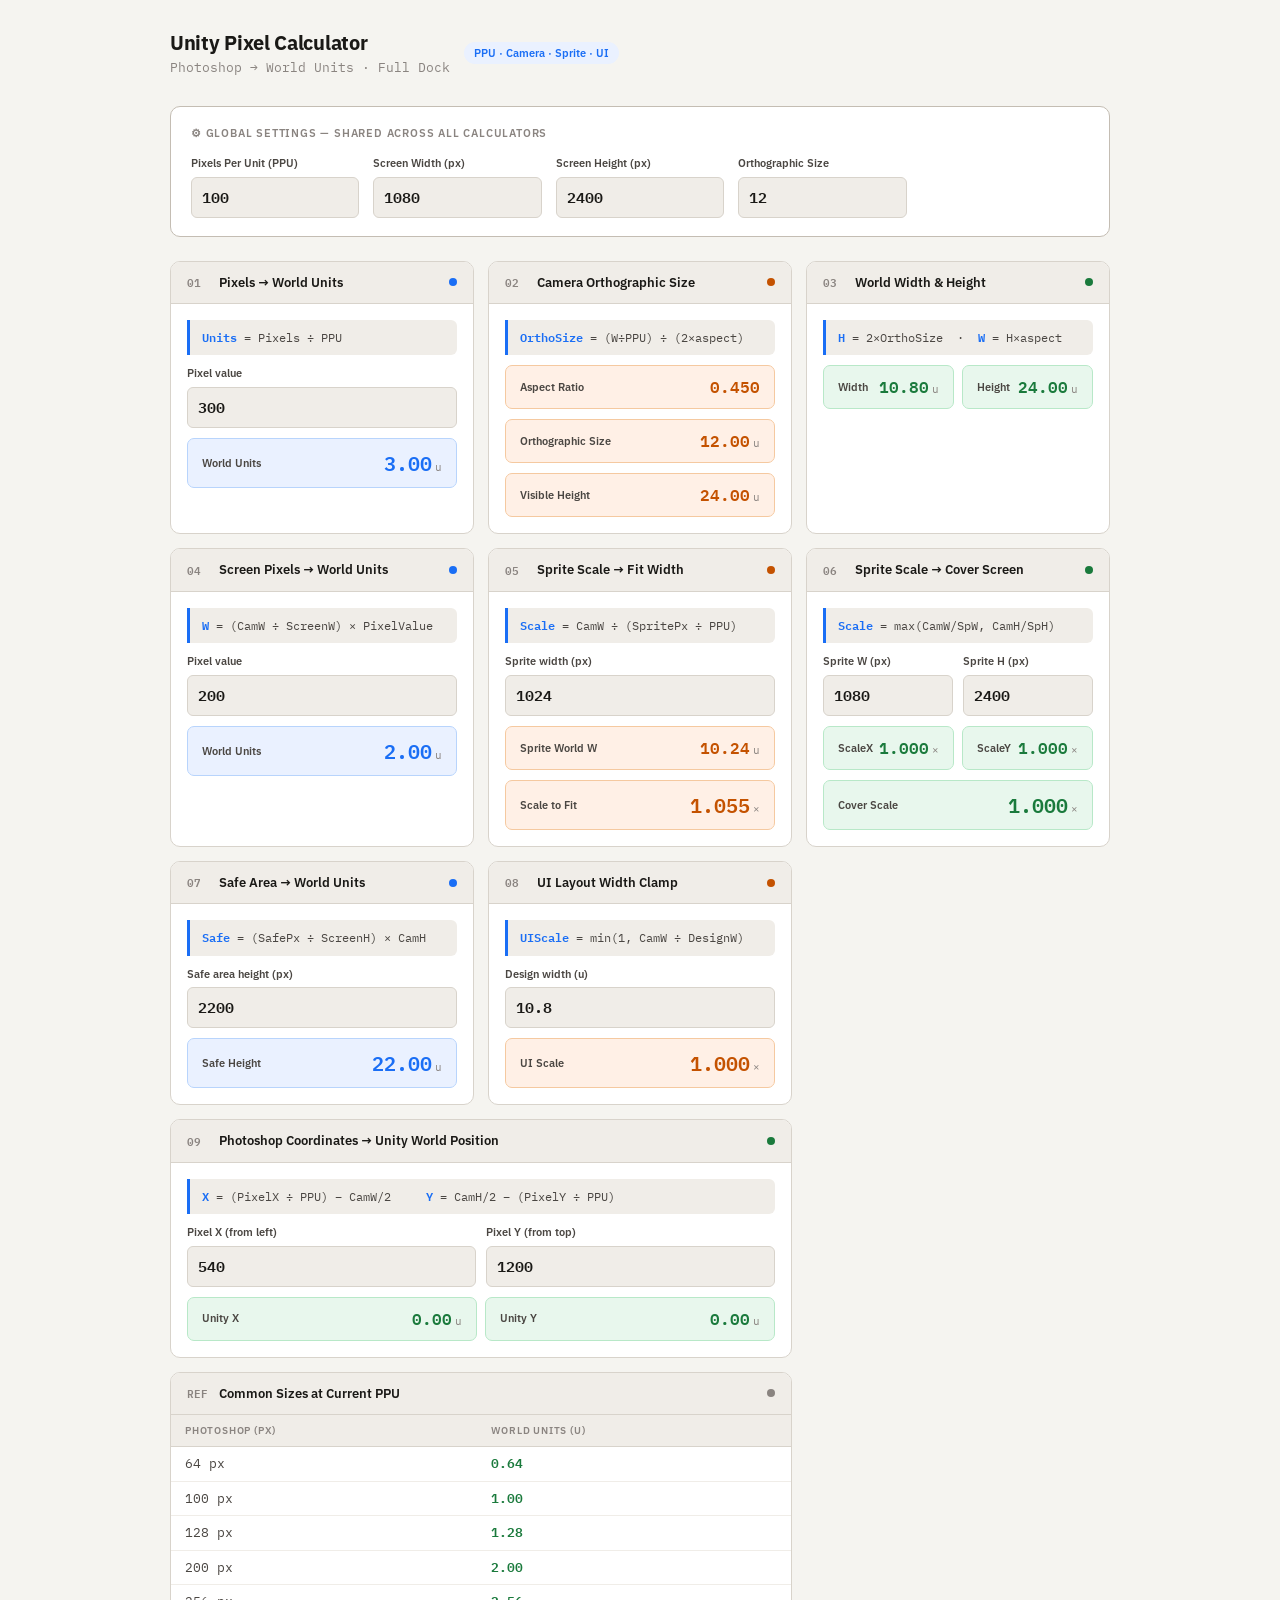
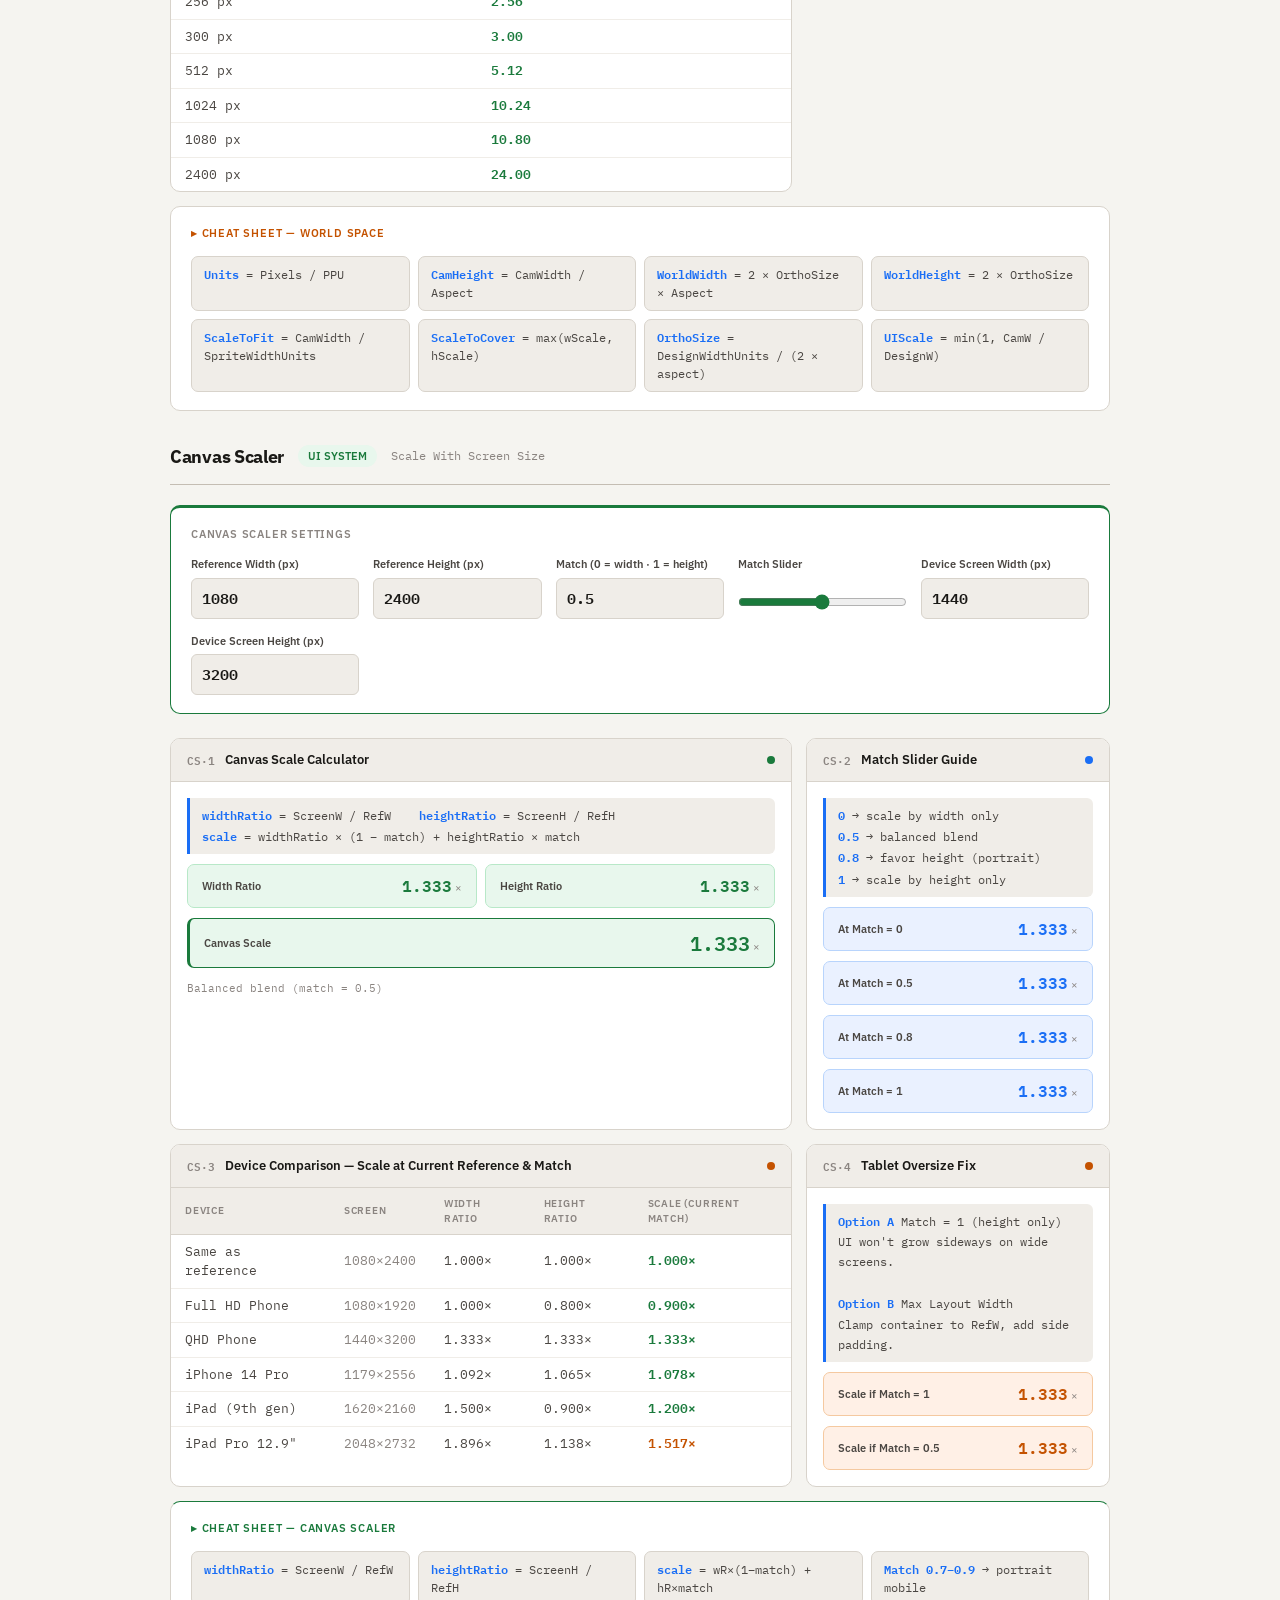
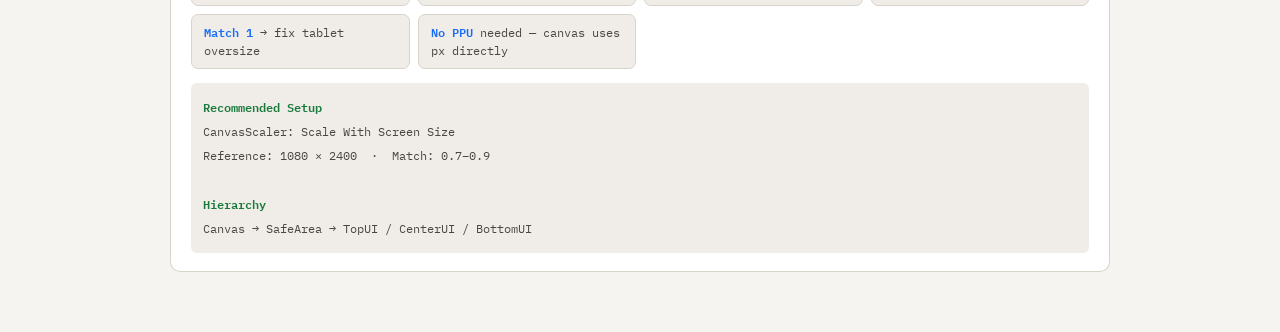
<file: info/upc.html>
<!DOCTYPE html>
<html lang="en">
<head>
<meta charset="UTF-8">
<meta name="viewport" content="width=device-width, initial-scale=1.0">
<title>Unity Pixel → Units Calculator</title>
<style>
  @import url('https://fonts.googleapis.com/css2?family=IBM+Plex+Mono:wght@400;600&family=IBM+Plex+Sans:wght@400;500;600;700&display=swap');

  :root {
    --bg:        #f5f4f0;
    --surface:   #ffffff;
    --surface2:  #f0ede8;
    --border:    #d8d3cb;
    --border2:   #c4bdb3;
    --text:      #1a1916;
    --text2:     #4a4642;
    --muted:     #8a8480;
    --accent:    #1a6ef5;
    --accent-bg: #eaf1ff;
    --green:     #1a7a3c;
    --green-bg:  #e8f7ed;
    --orange:    #c45200;
    --orange-bg: #fff0e6;
    --mono:      'IBM Plex Mono', monospace;
    --sans:      'IBM Plex Sans', sans-serif;
  }

  * { box-sizing: border-box; margin: 0; padding: 0; }

  body {
    background: var(--bg);
    color: var(--text);
    font-family: var(--sans);
    font-size: 14px;
    line-height: 1.5;
    min-height: 100vh;
  }

  .dock {
    max-width: 980px;
    margin: 0 auto;
    padding: 28px 20px 60px;
  }

  header {
    display: flex;
    align-items: center;
    gap: 14px;
    margin-bottom: 28px;
  }

  header h1 {
    font-family: var(--sans);
    font-size: 20px;
    font-weight: 700;
    color: var(--text);
    letter-spacing: -0.3px;
  }

  header .subtitle {
    font-size: 13px;
    color: var(--muted);
    font-family: var(--mono);
  }

  .pill {
    font-size: 11px;
    font-weight: 600;
    background: var(--accent-bg);
    color: var(--accent);
    padding: 3px 10px;
    border-radius: 20px;
  }

  .globals {
    background: var(--surface);
    border: 1.5px solid var(--border2);
    border-radius: 10px;
    padding: 18px 20px;
    margin-bottom: 24px;
  }

  .section-label {
    font-size: 11px;
    font-weight: 600;
    letter-spacing: 0.8px;
    text-transform: uppercase;
    color: var(--muted);
    margin-bottom: 14px;
  }

  .globals-row {
    display: grid;
    grid-template-columns: repeat(auto-fill, minmax(150px, 1fr));
    gap: 14px;
  }

  .field { display: flex; flex-direction: column; gap: 5px; }

  .field label {
    font-size: 11px;
    font-weight: 600;
    color: var(--text2);
  }

  .field input {
    font-family: var(--mono);
    font-size: 15px;
    font-weight: 600;
    color: var(--text);
    background: var(--surface2);
    border: 1.5px solid var(--border);
    border-radius: 6px;
    padding: 7px 10px;
    outline: none;
    transition: border-color 0.15s, box-shadow 0.15s;
    width: 100%;
  }

  .field input:focus {
    border-color: var(--accent);
    box-shadow: 0 0 0 3px rgba(26,110,245,0.12);
    background: #fff;
  }

  .grid {
    display: grid;
    grid-template-columns: repeat(auto-fill, minmax(280px, 1fr));
    gap: 14px;
  }

  .card {
    background: var(--surface);
    border: 1.5px solid var(--border);
    border-radius: 10px;
    overflow: hidden;
    transition: box-shadow 0.15s;
  }
  .card:hover { box-shadow: 0 2px 12px rgba(0,0,0,0.08); }
  .card.wide { grid-column: span 2; }
  @media (max-width: 620px) { .card.wide { grid-column: span 1; } }

  .card-header {
    display: flex;
    align-items: center;
    gap: 10px;
    padding: 11px 16px;
    background: var(--surface2);
    border-bottom: 1.5px solid var(--border);
  }

  .card-num { font-family: var(--mono); font-size: 11px; font-weight: 600; color: var(--muted); min-width: 22px; }
  .card-title { font-size: 13px; font-weight: 600; color: var(--text); flex: 1; }
  .card-dot { width: 8px; height: 8px; border-radius: 50%; flex-shrink: 0; }

  .card-body { padding: 16px; display: flex; flex-direction: column; gap: 10px; }

  .formula-box {
    font-family: var(--mono);
    font-size: 12px;
    color: var(--text2);
    background: var(--surface2);
    border-left: 3px solid var(--accent);
    padding: 7px 12px;
    border-radius: 0 6px 6px 0;
    line-height: 1.7;
  }
  .formula-box .sym { color: var(--accent); font-weight: 600; }

  .inputs-row { display: flex; flex-wrap: wrap; gap: 10px; }
  .inputs-row .field { flex: 1; min-width: 80px; }

  .result-row {
    display: flex;
    align-items: center;
    justify-content: space-between;
    background: var(--green-bg);
    border: 1.5px solid #b8e8c8;
    border-radius: 7px;
    padding: 9px 14px;
  }
  .result-row.orange { background: var(--orange-bg); border-color: #f5c9a0; }
  .result-row.blue   { background: var(--accent-bg); border-color: #b8d4fc; }

  .result-label { font-size: 11px; font-weight: 600; color: var(--text2); }

  .result-val { display: flex; align-items: baseline; gap: 3px; }

  .result-value { font-family: var(--mono); font-size: 20px; font-weight: 600; color: var(--green); }
  .result-row.orange .result-value { color: var(--orange); }
  .result-row.blue   .result-value { color: var(--accent); }

  .result-unit { font-family: var(--mono); font-size: 11px; color: var(--muted); }

  .multi-result { display: grid; grid-template-columns: 1fr 1fr; gap: 8px; }
  .result-row.small .result-value { font-size: 16px; }

  .ppu-table { width: 100%; border-collapse: collapse; font-family: var(--mono); font-size: 13px; }
  .ppu-table th {
    background: var(--surface2);
    color: var(--muted);
    font-size: 10px;
    font-family: var(--sans);
    font-weight: 600;
    letter-spacing: 0.8px;
    text-transform: uppercase;
    padding: 8px 14px;
    text-align: left;
    border-bottom: 1.5px solid var(--border);
  }
  .ppu-table td { padding: 7px 14px; border-bottom: 1px solid var(--surface2); color: var(--text2); }
  .ppu-table tr:last-child td { border-bottom: none; }
  .ppu-table tr:hover td { background: var(--surface2); }
  .ppu-table td:last-child { color: var(--green); font-weight: 600; }

  .cheatsheet {
    margin-top: 0;
    background: var(--surface);
    border: 1.5px solid var(--border);
    border-radius: 10px;
    padding: 18px 20px;
    grid-column: 1/-1;
  }
  .cheatsheet .section-label { color: var(--orange); margin-bottom: 14px; }

  .formulas-grid { display: grid; grid-template-columns: repeat(auto-fill, minmax(210px, 1fr)); gap: 8px; }

  .formula-pill {
    background: var(--surface2);
    border: 1.5px solid var(--border);
    border-radius: 7px;
    padding: 8px 12px;
    font-family: var(--mono);
    font-size: 12px;
    color: var(--text2);
    line-height: 1.5;
  }
  .formula-pill .hi { color: var(--accent); font-weight: 600; }
</style>
</head>
<body>
<div class="dock">

  <header>
    <div>
      <h1>Unity Pixel Calculator</h1>
      <div class="subtitle">Photoshop → World Units · Full Dock</div>
    </div>
    <span class="pill">PPU · Camera · Sprite · UI</span>
  </header>

  <div class="globals">
    <div class="section-label">⚙ Global Settings — shared across all calculators</div>
    <div class="globals-row">
      <div class="field"><label>Pixels Per Unit (PPU)</label><input type="number" id="g_ppu" value="100" step="1" min="1"></div>
      <div class="field"><label>Screen Width (px)</label><input type="number" id="g_sw" value="1080" step="1" min="1"></div>
      <div class="field"><label>Screen Height (px)</label><input type="number" id="g_sh" value="2400" step="1" min="1"></div>
      <div class="field"><label>Orthographic Size</label><input type="number" id="g_ortho" value="12" step="0.1" min="0.1"></div>
    </div>
  </div>

  <div class="grid">

    <div class="card">
      <div class="card-header"><span class="card-num">01</span><span class="card-title">Pixels → World Units</span><span class="card-dot" style="background:#1a6ef5"></span></div>
      <div class="card-body">
        <div class="formula-box"><span class="sym">Units</span> = Pixels ÷ PPU</div>
        <div class="inputs-row"><div class="field"><label>Pixel value</label><input type="number" id="c1_px" value="300" step="1"></div></div>
        <div class="result-row blue"><span class="result-label">World Units</span><div class="result-val"><span class="result-value" id="c1_out">3.00</span><span class="result-unit">u</span></div></div>
      </div>
    </div>

    <div class="card">
      <div class="card-header"><span class="card-num">02</span><span class="card-title">Camera Orthographic Size</span><span class="card-dot" style="background:#c45200"></span></div>
      <div class="card-body">
        <div class="formula-box"><span class="sym">OrthoSize</span> = (W÷PPU) ÷ (2×aspect)</div>
        <div class="result-row small orange"><span class="result-label">Aspect Ratio</span><div class="result-val"><span class="result-value" id="c2_aspect">0.450</span></div></div>
        <div class="result-row small orange"><span class="result-label">Orthographic Size</span><div class="result-val"><span class="result-value" id="c2_ortho">12.00</span><span class="result-unit">u</span></div></div>
        <div class="result-row small orange"><span class="result-label">Visible Height</span><div class="result-val"><span class="result-value" id="c2_height">24.00</span><span class="result-unit">u</span></div></div>
      </div>
    </div>

    <div class="card">
      <div class="card-header"><span class="card-num">03</span><span class="card-title">World Width & Height</span><span class="card-dot" style="background:#1a7a3c"></span></div>
      <div class="card-body">
        <div class="formula-box"><span class="sym">H</span> = 2×OrthoSize &nbsp;·&nbsp; <span class="sym">W</span> = H×aspect</div>
        <div class="multi-result">
          <div class="result-row small"><span class="result-label">Width</span><div class="result-val"><span class="result-value" id="c3_w">10.80</span><span class="result-unit">u</span></div></div>
          <div class="result-row small"><span class="result-label">Height</span><div class="result-val"><span class="result-value" id="c3_h">24.00</span><span class="result-unit">u</span></div></div>
        </div>
      </div>
    </div>

    <div class="card">
      <div class="card-header"><span class="card-num">04</span><span class="card-title">Screen Pixels → World Units</span><span class="card-dot" style="background:#1a6ef5"></span></div>
      <div class="card-body">
        <div class="formula-box"><span class="sym">W</span> = (CamW ÷ ScreenW) × PixelValue</div>
        <div class="inputs-row"><div class="field"><label>Pixel value</label><input type="number" id="c4_px" value="200" step="1"></div></div>
        <div class="result-row blue"><span class="result-label">World Units</span><div class="result-val"><span class="result-value" id="c4_out">2.00</span><span class="result-unit">u</span></div></div>
      </div>
    </div>

    <div class="card">
      <div class="card-header"><span class="card-num">05</span><span class="card-title">Sprite Scale → Fit Width</span><span class="card-dot" style="background:#c45200"></span></div>
      <div class="card-body">
        <div class="formula-box"><span class="sym">Scale</span> = CamW ÷ (SpritePx ÷ PPU)</div>
        <div class="inputs-row"><div class="field"><label>Sprite width (px)</label><input type="number" id="c5_px" value="1024" step="1"></div></div>
        <div class="result-row small orange"><span class="result-label">Sprite World W</span><div class="result-val"><span class="result-value" id="c5_sw">10.24</span><span class="result-unit">u</span></div></div>
        <div class="result-row orange"><span class="result-label">Scale to Fit</span><div class="result-val"><span class="result-value" id="c5_scale">1.055</span><span class="result-unit">×</span></div></div>
      </div>
    </div>

    <div class="card">
      <div class="card-header"><span class="card-num">06</span><span class="card-title">Sprite Scale → Cover Screen</span><span class="card-dot" style="background:#1a7a3c"></span></div>
      <div class="card-body">
        <div class="formula-box"><span class="sym">Scale</span> = max(CamW/SpW, CamH/SpH)</div>
        <div class="inputs-row">
          <div class="field"><label>Sprite W (px)</label><input type="number" id="c6_pw" value="1080" step="1"></div>
          <div class="field"><label>Sprite H (px)</label><input type="number" id="c6_ph" value="2400" step="1"></div>
        </div>
        <div class="multi-result">
          <div class="result-row small"><span class="result-label">ScaleX</span><div class="result-val"><span class="result-value" id="c6_sx">1.00</span><span class="result-unit">×</span></div></div>
          <div class="result-row small"><span class="result-label">ScaleY</span><div class="result-val"><span class="result-value" id="c6_sy">1.00</span><span class="result-unit">×</span></div></div>
        </div>
        <div class="result-row"><span class="result-label">Cover Scale</span><div class="result-val"><span class="result-value" id="c6_cover">1.00</span><span class="result-unit">×</span></div></div>
      </div>
    </div>

    <div class="card">
      <div class="card-header"><span class="card-num">07</span><span class="card-title">Safe Area → World Units</span><span class="card-dot" style="background:#1a6ef5"></span></div>
      <div class="card-body">
        <div class="formula-box"><span class="sym">Safe</span> = (SafePx ÷ ScreenH) × CamH</div>
        <div class="inputs-row"><div class="field"><label>Safe area height (px)</label><input type="number" id="c7_safe" value="2200" step="1"></div></div>
        <div class="result-row blue"><span class="result-label">Safe Height</span><div class="result-val"><span class="result-value" id="c7_out">22.00</span><span class="result-unit">u</span></div></div>
      </div>
    </div>

    <div class="card">
      <div class="card-header"><span class="card-num">08</span><span class="card-title">UI Layout Width Clamp</span><span class="card-dot" style="background:#c45200"></span></div>
      <div class="card-body">
        <div class="formula-box"><span class="sym">UIScale</span> = min(1, CamW ÷ DesignW)</div>
        <div class="inputs-row"><div class="field"><label>Design width (u)</label><input type="number" id="c8_dw" value="10.8" step="0.1"></div></div>
        <div class="result-row orange"><span class="result-label">UI Scale</span><div class="result-val"><span class="result-value" id="c8_out">1.000</span><span class="result-unit">×</span></div></div>
      </div>
    </div>

    <div class="card wide">
      <div class="card-header"><span class="card-num">09</span><span class="card-title">Photoshop Coordinates → Unity World Position</span><span class="card-dot" style="background:#1a7a3c"></span></div>
      <div class="card-body">
        <div class="formula-box"><span class="sym">X</span> = (PixelX ÷ PPU) − CamW/2 &nbsp;&nbsp;&nbsp; <span class="sym">Y</span> = CamH/2 − (PixelY ÷ PPU)</div>
        <div class="inputs-row">
          <div class="field"><label>Pixel X (from left)</label><input type="number" id="c9_px" value="540" step="1"></div>
          <div class="field"><label>Pixel Y (from top)</label><input type="number" id="c9_py" value="1200" step="1"></div>
        </div>
        <div class="multi-result">
          <div class="result-row small"><span class="result-label">Unity X</span><div class="result-val"><span class="result-value" id="c9_ox">0.00</span><span class="result-unit">u</span></div></div>
          <div class="result-row small"><span class="result-label">Unity Y</span><div class="result-val"><span class="result-value" id="c9_oy">0.00</span><span class="result-unit">u</span></div></div>
        </div>
      </div>
    </div>

    <div class="card wide">
      <div class="card-header"><span class="card-num">REF</span><span class="card-title">Common Sizes at Current PPU</span><span class="card-dot" style="background:#8a8480"></span></div>
      <div class="card-body" style="padding:0">
        <table class="ppu-table">
          <thead><tr><th>Photoshop (px)</th><th>World Units (u)</th></tr></thead>
          <tbody id="ppu_body"></tbody>
        </table>
      </div>
    </div>

    <div class="cheatsheet">
      <div class="section-label">▸ Cheat Sheet — World Space</div>
      <div class="formulas-grid">
        <div class="formula-pill"><span class="hi">Units</span> = Pixels / PPU</div>
        <div class="formula-pill"><span class="hi">CamHeight</span> = CamWidth / Aspect</div>
        <div class="formula-pill"><span class="hi">WorldWidth</span> = 2 × OrthoSize × Aspect</div>
        <div class="formula-pill"><span class="hi">WorldHeight</span> = 2 × OrthoSize</div>
        <div class="formula-pill"><span class="hi">ScaleToFit</span> = CamWidth / SpriteWidthUnits</div>
        <div class="formula-pill"><span class="hi">ScaleToCover</span> = max(wScale, hScale)</div>
        <div class="formula-pill"><span class="hi">OrthoSize</span> = DesignWidthUnits / (2 × aspect)</div>
        <div class="formula-pill"><span class="hi">UIScale</span> = min(1, CamW / DesignW)</div>
      </div>
    </div>

  </div><!-- /grid -->

  <!-- ═══════════════════ CANVAS SCALER SECTION ═══════════════════ -->
  <div style="margin-top:32px">
    <div style="display:flex;align-items:center;gap:14px;margin-bottom:20px;padding-bottom:14px;border-bottom:1.5px solid var(--border2)">
      <h2 style="font-size:18px;font-weight:700;letter-spacing:-0.3px">Canvas Scaler</h2>
      <span class="pill" style="background:var(--green-bg);color:var(--green)">UI SYSTEM</span>
      <span style="font-size:12px;color:var(--muted);font-family:var(--mono)">Scale With Screen Size</span>
    </div>

    <!-- Canvas globals row -->
    <div class="globals" style="border-color:var(--green);border-top:3px solid var(--green)">
      <div class="section-label">Canvas Scaler Settings</div>
      <div class="globals-row">
        <div class="field"><label>Reference Width (px)</label><input type="number" id="cs_rw" value="1080" step="1" min="1"></div>
        <div class="field"><label>Reference Height (px)</label><input type="number" id="cs_rh" value="2400" step="1" min="1"></div>
        <div class="field">
          <label>Match (0 = width · 1 = height)</label>
          <input type="number" id="cs_match" value="0.5" step="0.05" min="0" max="1">
        </div>
        <div class="field">
          <label>Match Slider</label>
          <input type="range" id="cs_match_slider" min="0" max="1" step="0.05" value="0.5" style="margin-top:8px;accent-color:var(--green)">
        </div>
        <div class="field"><label>Device Screen Width (px)</label><input type="number" id="cs_dw" value="1440" step="1" min="1"></div>
        <div class="field"><label>Device Screen Height (px)</label><input type="number" id="cs_dh" value="3200" step="1" min="1"></div>
      </div>
    </div>

    <div class="grid">

      <!-- CS-A: Scale Calculator -->
      <div class="card wide">
        <div class="card-header"><span class="card-num">CS·1</span><span class="card-title">Canvas Scale Calculator</span><span class="card-dot" style="background:var(--green)"></span></div>
        <div class="card-body">
          <div class="formula-box">
            <span class="sym">widthRatio</span> = ScreenW / RefW &nbsp;&nbsp; <span class="sym">heightRatio</span> = ScreenH / RefH<br>
            <span class="sym">scale</span> = widthRatio × (1 − match) + heightRatio × match
          </div>
          <div class="multi-result">
            <div class="result-row small"><span class="result-label">Width Ratio</span><div class="result-val"><span class="result-value" id="cs_wr">1.333</span><span class="result-unit">×</span></div></div>
            <div class="result-row small"><span class="result-label">Height Ratio</span><div class="result-val"><span class="result-value" id="cs_hr">1.333</span><span class="result-unit">×</span></div></div>
          </div>
          <div class="result-row" style="border-color:var(--green);border-left:3px solid var(--green)">
            <span class="result-label">Canvas Scale</span>
            <div class="result-val"><span class="result-value" id="cs_scale" style="color:var(--green)">1.333</span><span class="result-unit">×</span></div>
          </div>
          <div style="font-size:11px;color:var(--muted);font-family:var(--mono);margin-top:2px" id="cs_note">Balanced blend (match = 0.5)</div>
        </div>
      </div>

      <!-- CS-B: Match Slider explainer -->
      <div class="card">
        <div class="card-header"><span class="card-num">CS·2</span><span class="card-title">Match Slider Guide</span><span class="card-dot" style="background:var(--accent)"></span></div>
        <div class="card-body">
          <div class="formula-box">
            <span class="sym">0</span> → scale by width only<br>
            <span class="sym">0.5</span> → balanced blend<br>
            <span class="sym">0.8</span> → favor height (portrait)<br>
            <span class="sym">1</span> → scale by height only
          </div>
          <div class="result-row small blue"><span class="result-label">At Match = 0</span><div class="result-val"><span class="result-value" id="cs_m0">—</span><span class="result-unit">×</span></div></div>
          <div class="result-row small blue"><span class="result-label">At Match = 0.5</span><div class="result-val"><span class="result-value" id="cs_m05">—</span><span class="result-unit">×</span></div></div>
          <div class="result-row small blue"><span class="result-label">At Match = 0.8</span><div class="result-val"><span class="result-value" id="cs_m08">—</span><span class="result-unit">×</span></div></div>
          <div class="result-row small blue"><span class="result-label">At Match = 1</span><div class="result-val"><span class="result-value" id="cs_m1">—</span><span class="result-unit">×</span></div></div>
        </div>
      </div>

      <!-- CS-C: Device comparison table -->
      <div class="card wide">
        <div class="card-header"><span class="card-num">CS·3</span><span class="card-title">Device Comparison — Scale at Current Reference &amp; Match</span><span class="card-dot" style="background:var(--orange)"></span></div>
        <div class="card-body" style="padding:0">
          <table class="ppu-table">
            <thead><tr><th>Device</th><th>Screen</th><th>Width Ratio</th><th>Height Ratio</th><th>Scale (current match)</th></tr></thead>
            <tbody id="cs_table"></tbody>
          </table>
        </div>
      </div>

      <!-- CS-D: Tablet fix -->
      <div class="card">
        <div class="card-header"><span class="card-num">CS·4</span><span class="card-title">Tablet Oversize Fix</span><span class="card-dot" style="background:var(--orange)"></span></div>
        <div class="card-body">
          <div class="formula-box">
            <span class="sym">Option A</span> Match = 1 (height only)<br>
            UI won't grow sideways on wide screens.<br><br>
            <span class="sym">Option B</span> Max Layout Width<br>
            Clamp container to RefW, add side padding.
          </div>
          <div class="result-row small orange">
            <span class="result-label">Scale if Match = 1</span>
            <div class="result-val"><span class="result-value" id="cs_fix_h">—</span><span class="result-unit">×</span></div>
          </div>
          <div class="result-row small orange">
            <span class="result-label">Scale if Match = 0.5</span>
            <div class="result-val"><span class="result-value" id="cs_fix_05">—</span><span class="result-unit">×</span></div>
          </div>
        </div>
      </div>

      <!-- CS-E: Cheat sheet -->
      <div class="cheatsheet" style="border-top-color:var(--green)">
        <div class="section-label" style="color:var(--green)">▸ Cheat Sheet — Canvas Scaler</div>
        <div class="formulas-grid">
          <div class="formula-pill"><span class="hi">widthRatio</span> = ScreenW / RefW</div>
          <div class="formula-pill"><span class="hi">heightRatio</span> = ScreenH / RefH</div>
          <div class="formula-pill"><span class="hi">scale</span> = wR×(1−match) + hR×match</div>
          <div class="formula-pill"><span class="hi">Match 0.7–0.9</span> → portrait mobile</div>
          <div class="formula-pill"><span class="hi">Match 1</span> → fix tablet oversize</div>
          <div class="formula-pill"><span class="hi">No PPU</span> needed — canvas uses px directly</div>
        </div>
        <div style="margin-top:14px;padding:12px;background:var(--surface2);border-radius:6px;font-family:var(--mono);font-size:12px;color:var(--text2);line-height:2">
          <span style="color:var(--green);font-weight:600">Recommended Setup</span><br>
          CanvasScaler: Scale With Screen Size<br>
          Reference: 1080 × 2400 &nbsp;·&nbsp; Match: 0.7–0.9<br><br>
          <span style="color:var(--green);font-weight:600">Hierarchy</span><br>
          Canvas → SafeArea → TopUI / CenterUI / BottomUI
        </div>
      </div>

    </div><!-- /canvas grid -->
  </div><!-- /canvas section -->

</div>

<script>
  const el  = id => document.getElementById(id);
  const num = id => parseFloat(el(id).value) || 0;
  const fmt = (v, d=2) => (isNaN(v)||!isFinite(v)) ? '—' : v.toFixed(d);
  const TABLE_PX = [64,100,128,200,256,300,512,1024,1080,2400];

  function update() {
    const ppu    = num('g_ppu')  || 100;
    const sw     = num('g_sw')   || 1080;
    const sh     = num('g_sh')   || 2400;
    const ortho  = num('g_ortho')|| 12;
    const aspect = sw / sh;
    const camH   = 2 * ortho;
    const camW   = camH * aspect;

    el('c1_out').textContent    = fmt(num('c1_px') / ppu);
    el('c2_aspect').textContent = fmt(aspect, 3);
    el('c2_ortho').textContent  = fmt((sw/ppu)/(2*aspect));
    el('c2_height').textContent = fmt(2*(sw/ppu)/(2*aspect));
    el('c3_w').textContent      = fmt(camW);
    el('c3_h').textContent      = fmt(camH);
    el('c4_out').textContent    = fmt((camW/sw)*num('c4_px'));
    const sp5 = num('c5_px')/ppu;
    el('c5_sw').textContent     = fmt(sp5);
    el('c5_scale').textContent  = fmt(camW/sp5, 3);
    const spw=num('c6_pw')/ppu, sph=num('c6_ph')/ppu, sx=camW/spw, sy=camH/sph;
    el('c6_sx').textContent     = fmt(sx,3);
    el('c6_sy').textContent     = fmt(sy,3);
    el('c6_cover').textContent  = fmt(Math.max(sx,sy),3);
    el('c7_out').textContent    = fmt((num('c7_safe')/sh)*camH);
    el('c8_out').textContent    = fmt(Math.min(1,camW/(num('c8_dw')||10.8)),3);
    el('c9_ox').textContent     = fmt((num('c9_px')/ppu)-camW/2);
    el('c9_oy').textContent     = fmt(camH/2-(num('c9_py')/ppu));
    el('ppu_body').innerHTML    = TABLE_PX.map(px=>`<tr><td>${px} px</td><td>${fmt(px/ppu)}</td></tr>`).join('');
  }

  // Canvas Scaler sync
  const el2 = id => document.getElementById(id);
  el2('cs_match').addEventListener('input', () => { el2('cs_match_slider').value = el2('cs_match').value; updateCS(); });
  el2('cs_match_slider').addEventListener('input', () => { el2('cs_match').value = el2('cs_match_slider').value; updateCS(); });
  ['cs_rw','cs_rh','cs_dw','cs_dh'].forEach(id => el2(id) && el2(id).addEventListener('input', updateCS));

  document.querySelectorAll('input').forEach(i => {
    if (!['cs_match','cs_match_slider','cs_rw','cs_rh','cs_dw','cs_dh'].includes(i.id))
      i.addEventListener('input', update);
  });

  const DEVICES = [
    { name: 'Same as reference', w: null, h: null },
    { name: 'Full HD Phone',     w: 1080, h: 1920 },
    { name: 'QHD Phone',         w: 1440, h: 3200 },
    { name: 'iPhone 14 Pro',     w: 1179, h: 2556 },
    { name: 'iPad (9th gen)',    w: 1620, h: 2160 },
    { name: 'iPad Pro 12.9"',   w: 2048, h: 2732 },
  ];

  function lerp(a, b, t) { return a * (1 - t) + b * t; }

  function updateCS() {
    const rw    = parseFloat(el2('cs_rw').value)    || 1080;
    const rh    = parseFloat(el2('cs_rh').value)    || 2400;
    const match = Math.min(1, Math.max(0, parseFloat(el2('cs_match').value) || 0));
    const dw    = parseFloat(el2('cs_dw').value)    || 1440;
    const dh    = parseFloat(el2('cs_dh').value)    || 3200;

    const wr = dw / rw;
    const hr = dh / rh;
    const sc = lerp(wr, hr, match);

    el2('cs_wr').textContent    = wr.toFixed(3);
    el2('cs_hr').textContent    = hr.toFixed(3);
    el2('cs_scale').textContent = sc.toFixed(3);

    const notemap = {'0':'Width-only scaling','1':'Height-only scaling','0.5':'Balanced blend (match = 0.5)'};
    el2('cs_note').textContent = notemap[match.toFixed(1)] ?? `Lerp blend (match = ${match.toFixed(2)})`;

    el2('cs_m0').textContent   = lerp(wr,hr,0).toFixed(3);
    el2('cs_m05').textContent  = lerp(wr,hr,0.5).toFixed(3);
    el2('cs_m08').textContent  = lerp(wr,hr,0.8).toFixed(3);
    el2('cs_m1').textContent   = lerp(wr,hr,1).toFixed(3);
    el2('cs_fix_h').textContent   = lerp(wr,hr,1).toFixed(3);
    el2('cs_fix_05').textContent  = lerp(wr,hr,0.5).toFixed(3);

    const tbody = el2('cs_table');
    tbody.innerHTML = DEVICES.map(d => {
      const sw = d.w ?? rw, sh = d.h ?? rh;
      const wri = sw/rw, hri = sh/rh, s = lerp(wri,hri,match);
      const style = Math.abs(s-1)<0.001 ? ' style="color:var(--green);font-weight:600"' : s>1.4 ? ' style="color:var(--orange)"' : '';
      return `<tr><td>${d.name}</td><td style="color:var(--muted)">${sw}×${sh}</td><td>${wri.toFixed(3)}×</td><td>${hri.toFixed(3)}×</td><td${style}>${s.toFixed(3)}×</td></tr>`;
    }).join('');
  }

  update();
  updateCS();
</script>
</body>
</html>
</file>
